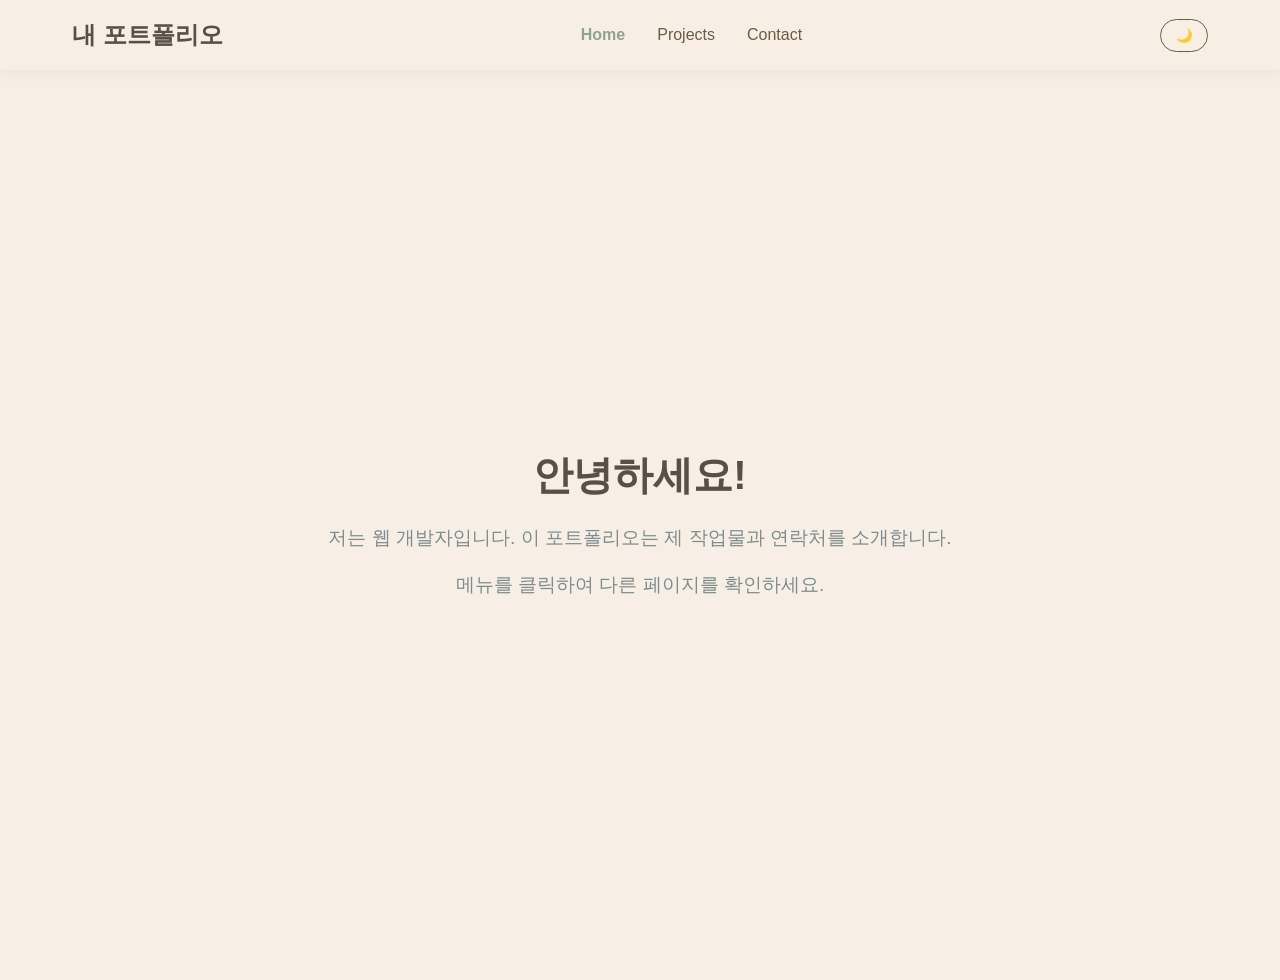
<file: index.html>
<!DOCTYPE html>
<html lang="ko">
<head>
    <meta charset="UTF-8">
    <meta name="viewport" content="width=device-width, initial-scale=1.0">
    <title>내 포트폴리오 - Home</title>
    <link rel="stylesheet" href="Home.css">
</head>
<body>
    <header>
        <nav>
            <div class="nav-container">
                <h1 class="logo">내 포트폴리오</h1>
                <ul class="nav-menu">
                    <li><a href="#" class="nav-link active">Home</a></li>
                    <li><a href="Projects.html" class="nav-link">Projects</a></li>
                    <li><a href="Contact.html" class="nav-link">Contact</a></li>
                </ul>
                <button class="theme-toggle" id="theme-toggle" type="button">🌙</button>
            </div>
        </nav>
    </header>

    <main>
        <section id="home" class="section">
            <div class="container">
                <h2>안녕하세요!</h2>
                <p>저는 웹 개발자입니다. 이 포트폴리오는 제 작업물과 연락처를 소개합니다.</p>
                <p>메뉴를 클릭하여 다른 페이지를 확인하세요.</p>
            </div>
        </section>
    </main>

    <script src="Home.js"></script>
</body>
</html>
</file>
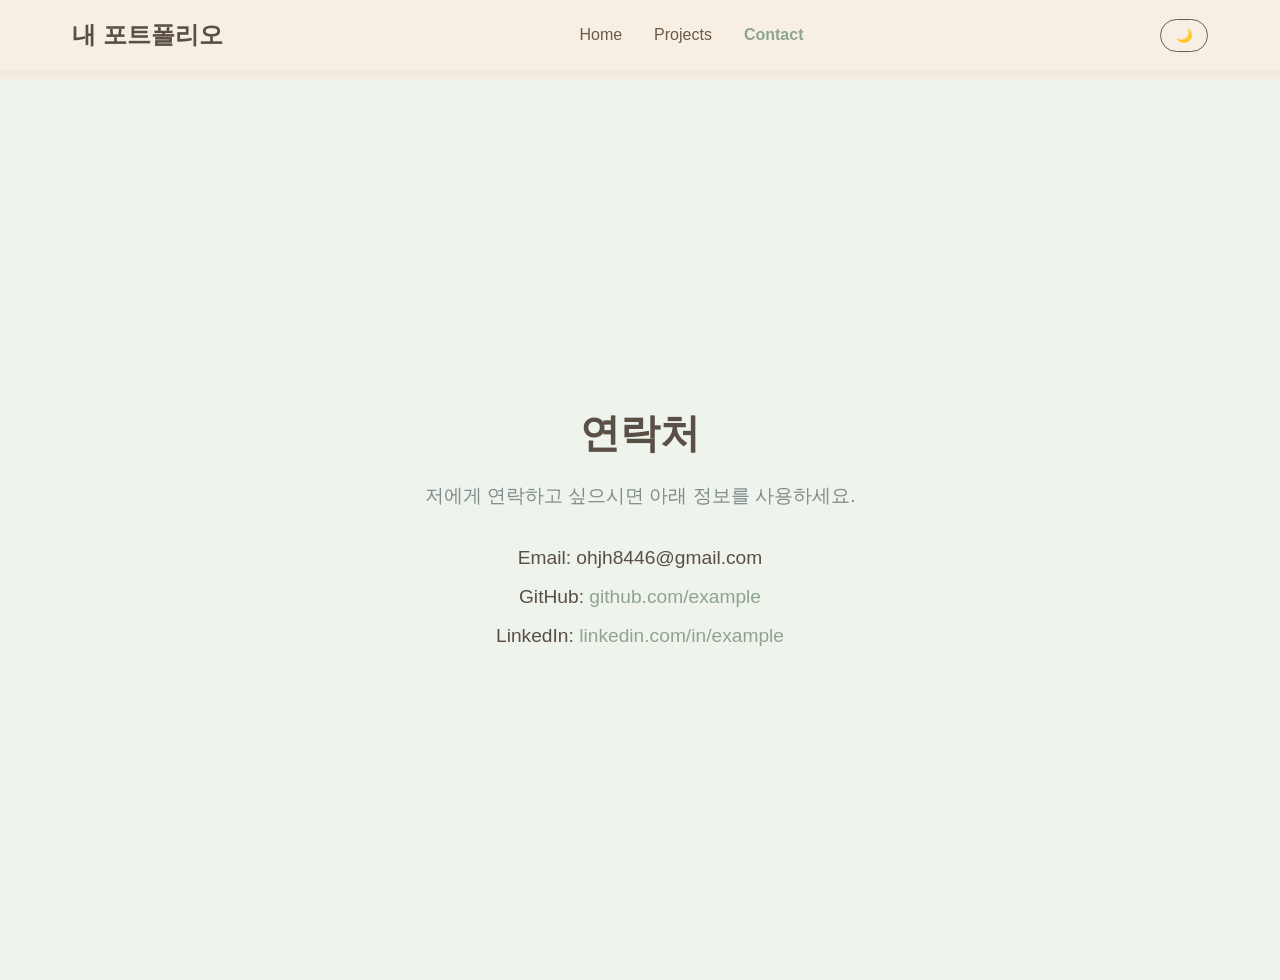
<file: Contact.html>
<!DOCTYPE html>
<html lang="ko">
<head>
    <meta charset="UTF-8">
    <meta name="viewport" content="width=device-width, initial-scale=1.0">
    <title>내 포트폴리오 - Contact</title>
    <link rel="stylesheet" href="Home.css">
</head>
<body>
    <header>
        <nav>
            <div class="nav-container">
                <h1 class="logo">내 포트폴리오</h1>
                <ul class="nav-menu">
                    <li><a href="index.html" class="nav-link">Home</a></li>
                    <li><a href="Projects.html" class="nav-link">Projects</a></li>
                    <li><a href="#" class="nav-link active">Contact</a></li>
                </ul>
                <button class="theme-toggle" id="theme-toggle" type="button">🌙</button>
            </div>
        </nav>
    </header>

    <main>
        <section id="contact" class="section">
            <div class="container">
                <h2>연락처</h2>
                <p>저에게 연락하고 싶으시면 아래 정보를 사용하세요.</p>
                <ul class="contact-list">
                    <li>Email: ohjh8446@gmail.com</li>
                    <li>GitHub: <a href="https://github.com/example" target="_blank">github.com/example</a></li>
                    <li>LinkedIn: <a href="https://linkedin.com/in/example" target="_blank">linkedin.com/in/example</a></li>
                </ul>
            </div>
        </section>
    </main>

    <script src="Home.js"></script>
</body>
</html>
</file>
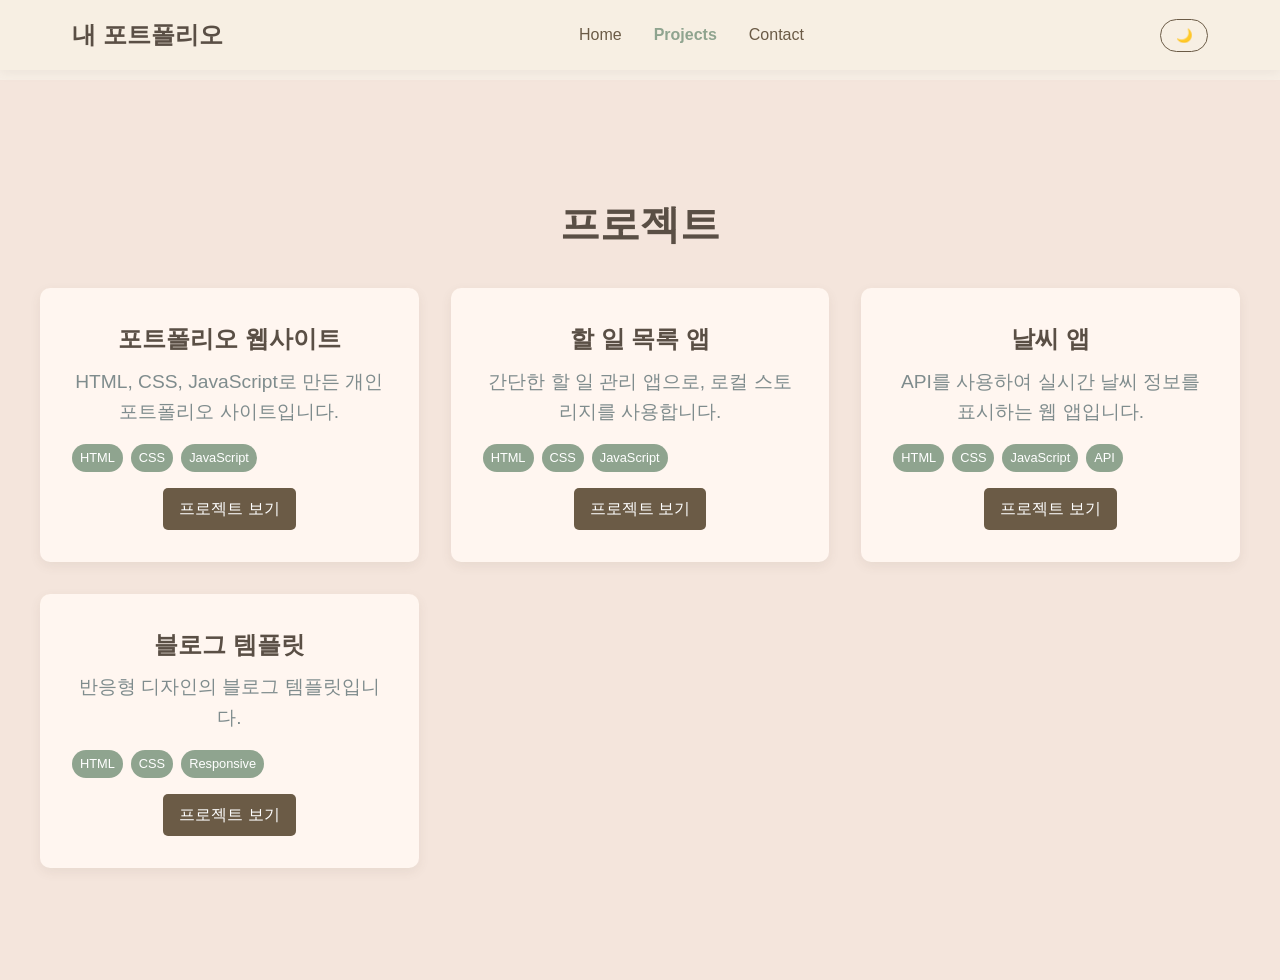
<file: projects.html>
<!DOCTYPE html>
<html lang="ko">
<head>
    <meta charset="UTF-8">
    <meta name="viewport" content="width=device-width, initial-scale=1.0">
    <title>내 포트폴리오 - Projects</title>
    <link rel="stylesheet" href="Home.css">
</head>
<body>
    <header>
        <nav>
            <div class="nav-container">
                <h1 class="logo">내 포트폴리오</h1>
                <ul class="nav-menu">
                    <li><a href="index.html" class="nav-link">Home</a></li>
                    <li><a href="#" class="nav-link active">Projects</a></li>
                    <li><a href="Contact.html" class="nav-link">Contact</a></li>
                </ul>
                <button class="theme-toggle" id="theme-toggle" type="button">🌙</button>
            </div>
        </nav>
    </header>

    <main>
        <section id="projects" class="section">
            <div class="container">
                <h2>프로젝트</h2>
                <div class="projects-grid">
                    <div class="project-card">
                        <h3>포트폴리오 웹사이트</h3>
                        <p>HTML, CSS, JavaScript로 만든 개인 포트폴리오 사이트입니다.</p>
                        <div class="tags">
                            <span class="tag">HTML</span>
                            <span class="tag">CSS</span>
                            <span class="tag">JavaScript</span>
                        </div>
                        <a href="#" class="project-link">프로젝트 보기</a>
                    </div>
                    <div class="project-card">
                        <h3>할 일 목록 앱</h3>
                        <p>간단한 할 일 관리 앱으로, 로컬 스토리지를 사용합니다.</p>
                        <div class="tags">
                            <span class="tag">HTML</span>
                            <span class="tag">CSS</span>
                            <span class="tag">JavaScript</span>
                        </div>
                        <a href="#" class="project-link">프로젝트 보기</a>
                    </div>
                    <div class="project-card">
                        <h3>날씨 앱</h3>
                        <p>API를 사용하여 실시간 날씨 정보를 표시하는 웹 앱입니다.</p>
                        <div class="tags">
                            <span class="tag">HTML</span>
                            <span class="tag">CSS</span>
                            <span class="tag">JavaScript</span>
                            <span class="tag">API</span>
                        </div>
                        <a href="#" class="project-link">프로젝트 보기</a>
                    </div>
                    <div class="project-card">
                        <h3>블로그 템플릿</h3>
                        <p>반응형 디자인의 블로그 템플릿입니다.</p>
                        <div class="tags">
                            <span class="tag">HTML</span>
                            <span class="tag">CSS</span>
                            <span class="tag">Responsive</span>
                        </div>
                        <a href="#" class="project-link">프로젝트 보기</a>
                    </div>
                </div>
            </div>
        </section>
    </main>

    <script src="Home.js"></script>
</body>
</html>
</file>
<file: Home.css>
/* Reset and base styles */
* {
    margin: 0;
    padding: 0;
    box-sizing: border-box;
}

:root {
    --bg: #f7efe6;
    --section-home: #f7efe6;
    --section-projects: #f4e5dc;
    --section-contact: #eef3ec;
    --surface: #fff6f0;
    --text: #5a4f45;
    --muted: #7f8c8d;
    --primary: #8fa48f;
    --primary-strong: #6b5b46;
    --header-bg: rgba(247, 239, 227, 0.95);
    --shadow: rgba(90, 79, 69, 0.08);
}

body.dark-theme {
    --bg: #1e1b18;
    --section-home: #27221f;
    --section-projects: #302a26;
    --section-contact: #2d2824;
    --surface: #3a342f;
    --text: #f3ece5;
    --muted: #b4a892;
    --primary: #91b59f;
    --primary-strong: #d8c7b2;
    --header-bg: rgba(35, 32, 29, 0.95);
    --shadow: rgba(0, 0, 0, 0.5);
}

body {
    font-family: 'Segoe UI', Tahoma, Geneva, Verdana, sans-serif;
    line-height: 1.6;
    color: var(--text);
    background-color: var(--bg);
}

/* Header and Navigation */
header {
    position: fixed;
    top: 0;
    width: 100%;
    background-color: var(--header-bg);
    box-shadow: 0 2px 12px var(--shadow);
    z-index: 1000;
}

.nav-container {
    max-width: 1200px;
    margin: 0 auto;
    display: flex;
    justify-content: space-between;
    align-items: center;
    padding: 1rem 2rem;
}

.logo {
    font-size: 1.5rem;
    font-weight: bold;
    color: var(--text);
}

.nav-menu {
    display: flex;
    list-style: none;
    align-items: center;
}

.nav-menu li {
    margin-left: 2rem;
}

.nav-link {
    text-decoration: none;
    color: var(--primary-strong);
    font-weight: 500;
    transition: color 0.3s ease;
}

.nav-link:hover {
    color: var(--primary);
}

.nav-link.active {
    color: var(--primary);
    font-weight: bold;
}

.theme-toggle {
    margin-left: 2rem;
    background: transparent;
    border: 1px solid var(--primary-strong);
    color: var(--primary-strong);
    padding: 0.5rem 0.9rem;
    border-radius: 999px;
    cursor: pointer;
    transition: background 0.3s ease, color 0.3s ease, border-color 0.3s ease;
}

.theme-toggle:hover {
    background: var(--primary);
    color: #fff;
    border-color: var(--primary);
}

/* Main content */
main {
    margin-top: 80px; /* Account for fixed header */
}

.section {
    min-height: 100vh;
    display: flex;
    align-items: center;
    justify-content: center;
    padding: 2rem;
}

#home {
    background-color: var(--section-home);
}

#projects {
    background-color: var(--section-projects);
}

#contact {
    background-color: var(--section-contact);
}

.container {
    max-width: 1200px;
    width: 100%;
    text-align: center;
}

.section h2 {
    font-size: 2.5rem;
    margin-bottom: 1rem;
    color: #5a4f45;
}

.section p {
    font-size: 1.2rem;
    margin-bottom: 1rem;
    color: #7f8c8d;
}

/* Projects section */
.projects-grid {
    display: grid;
    grid-template-columns: repeat(auto-fit, minmax(300px, 1fr));
    gap: 2rem;
    margin-top: 2rem;
}

.project-card {
    background-color: var(--surface);
    border-radius: 10px;
    padding: 2rem;
    box-shadow: 0 4px 12px var(--shadow);
    transition: transform 0.3s ease, box-shadow 0.3s ease;
}

.project-card:hover {
    transform: translateY(-5px);
    box-shadow: 0 12px 24px var(--shadow);
}

.project-card h3 {
    font-size: 1.5rem;
    margin-bottom: 0.5rem;
    color: var(--text);
}

.project-card p {
    margin-bottom: 1rem;
    color: var(--muted);
}

.tags {
    display: flex;
    flex-wrap: wrap;
    gap: 0.5rem;
    margin-bottom: 1rem;
}

.tag {
    background-color: #8fa48f;
    color: #fff;
    padding: 0.25rem 0.5rem;
    border-radius: 20px;
    font-size: 0.8rem;
    font-weight: 500;
}

.project-link {
    display: inline-block;
    background-color: #6b5b46;
    color: #fff;
    padding: 0.5rem 1rem;
    text-decoration: none;
    border-radius: 5px;
    transition: background-color 0.3s ease;
}

.project-link:hover {
    background-color: #8fa48f;
}

/* Contact section */
.contact-list {
    list-style: none;
    margin-top: 2rem;
}

.contact-list li {
    font-size: 1.2rem;
    margin-bottom: 0.5rem;
}

.contact-list a {
    color: #8fa48f;
    text-decoration: none;
}

.contact-list a:hover {
    text-decoration: underline;
}

/* Responsive design */
@media (max-width: 768px) {
    .nav-container {
        flex-wrap: wrap;
        justify-content: center;
        padding: 1rem;
        gap: 0.75rem;
    }

    .nav-menu {
        margin-top: 0;
        display: flex;
        flex-wrap: wrap;
        justify-content: center;
        gap: 0.75rem;
    }

    .nav-menu li {
        margin: 0;
    }

    .theme-toggle {
        width: 100%;
        max-width: 240px;
        margin-left: 0;
    }

    .section {
        padding: 1.5rem 1rem;
    }

    .section h2 {
        font-size: 2rem;
    }

    .projects-grid {
        grid-template-columns: 1fr;
    }
}

@media (max-width: 480px) {
    body {
        font-size: 14px;
    }

    .nav-container {
        padding: 0.75rem 0.9rem;
    }

    .nav-menu {
        gap: 0.5rem;
    }

    .theme-toggle {
        padding: 0.55rem 0.75rem;
    }

    .section {
        padding: 1.25rem 0.75rem;
    }

    .section h2 {
        font-size: 1.75rem;
    }

    .project-card {
        padding: 1.5rem;
    }
}
</file>
